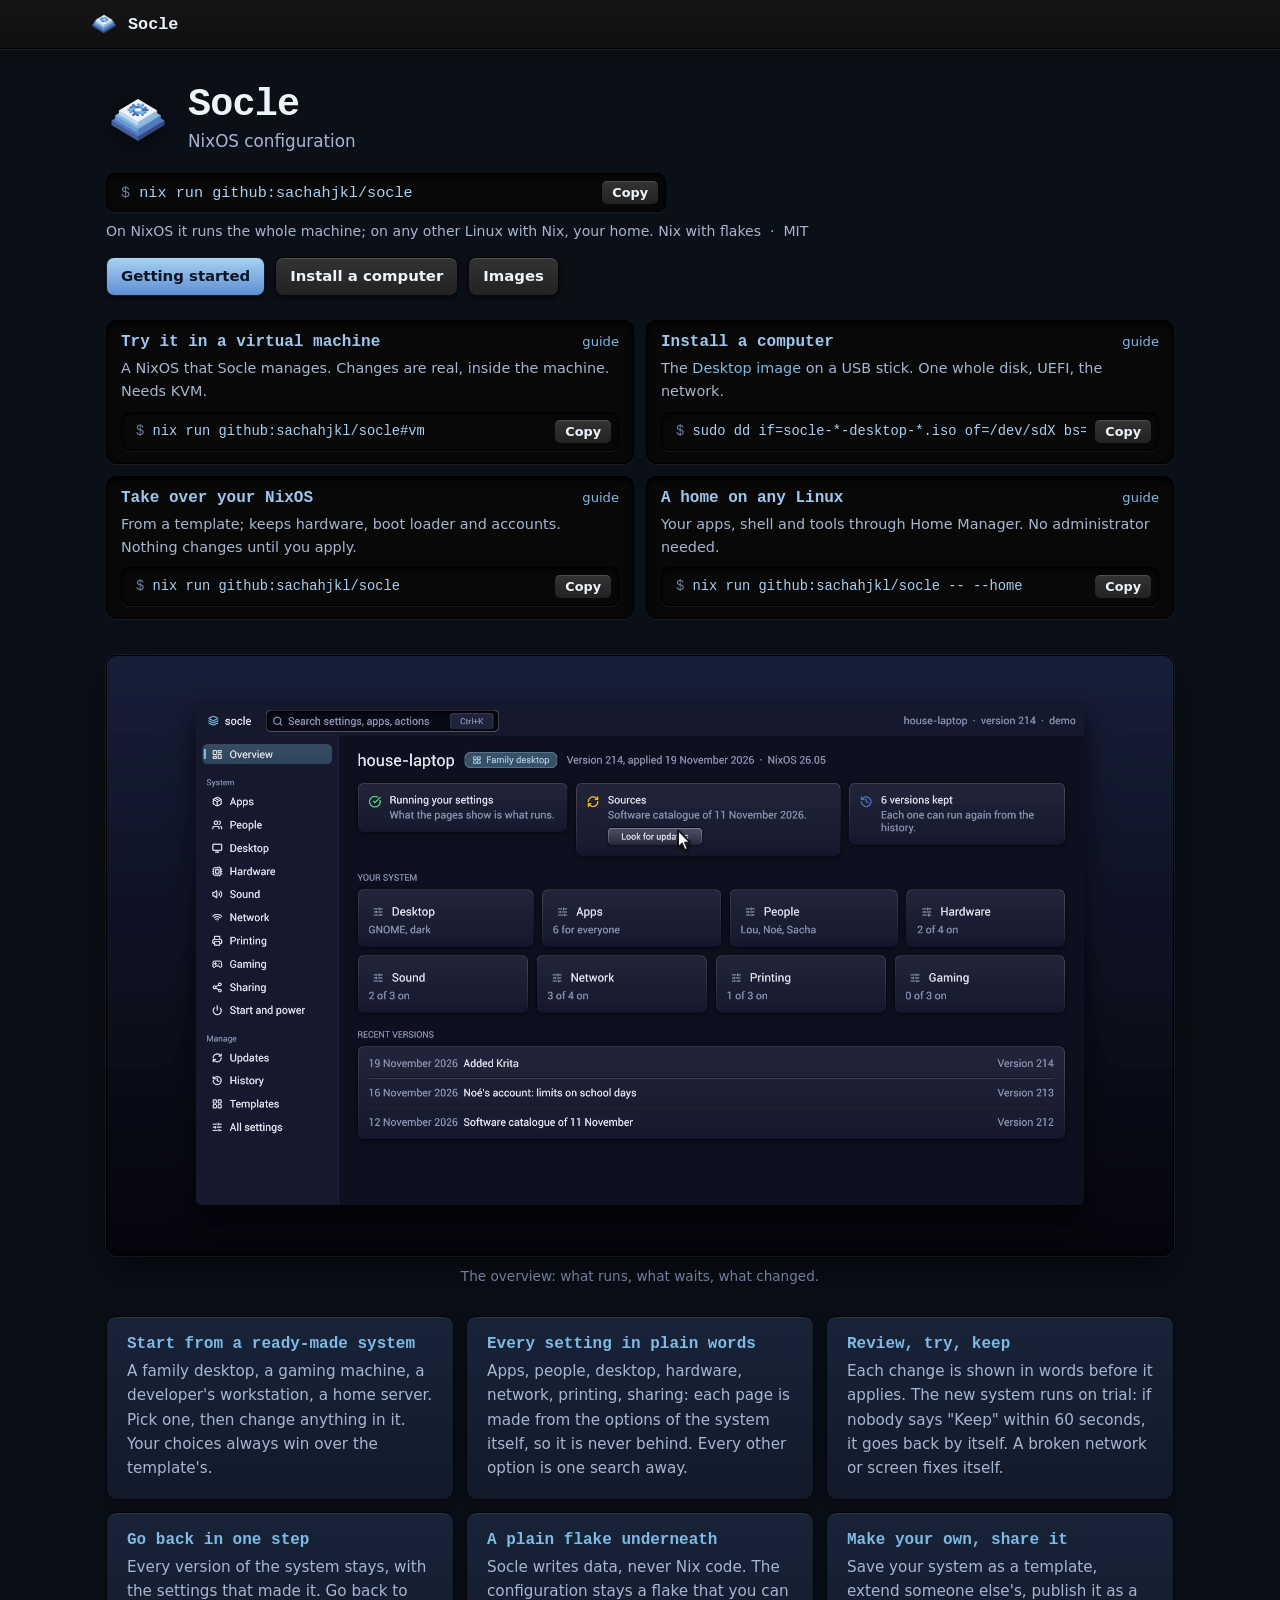
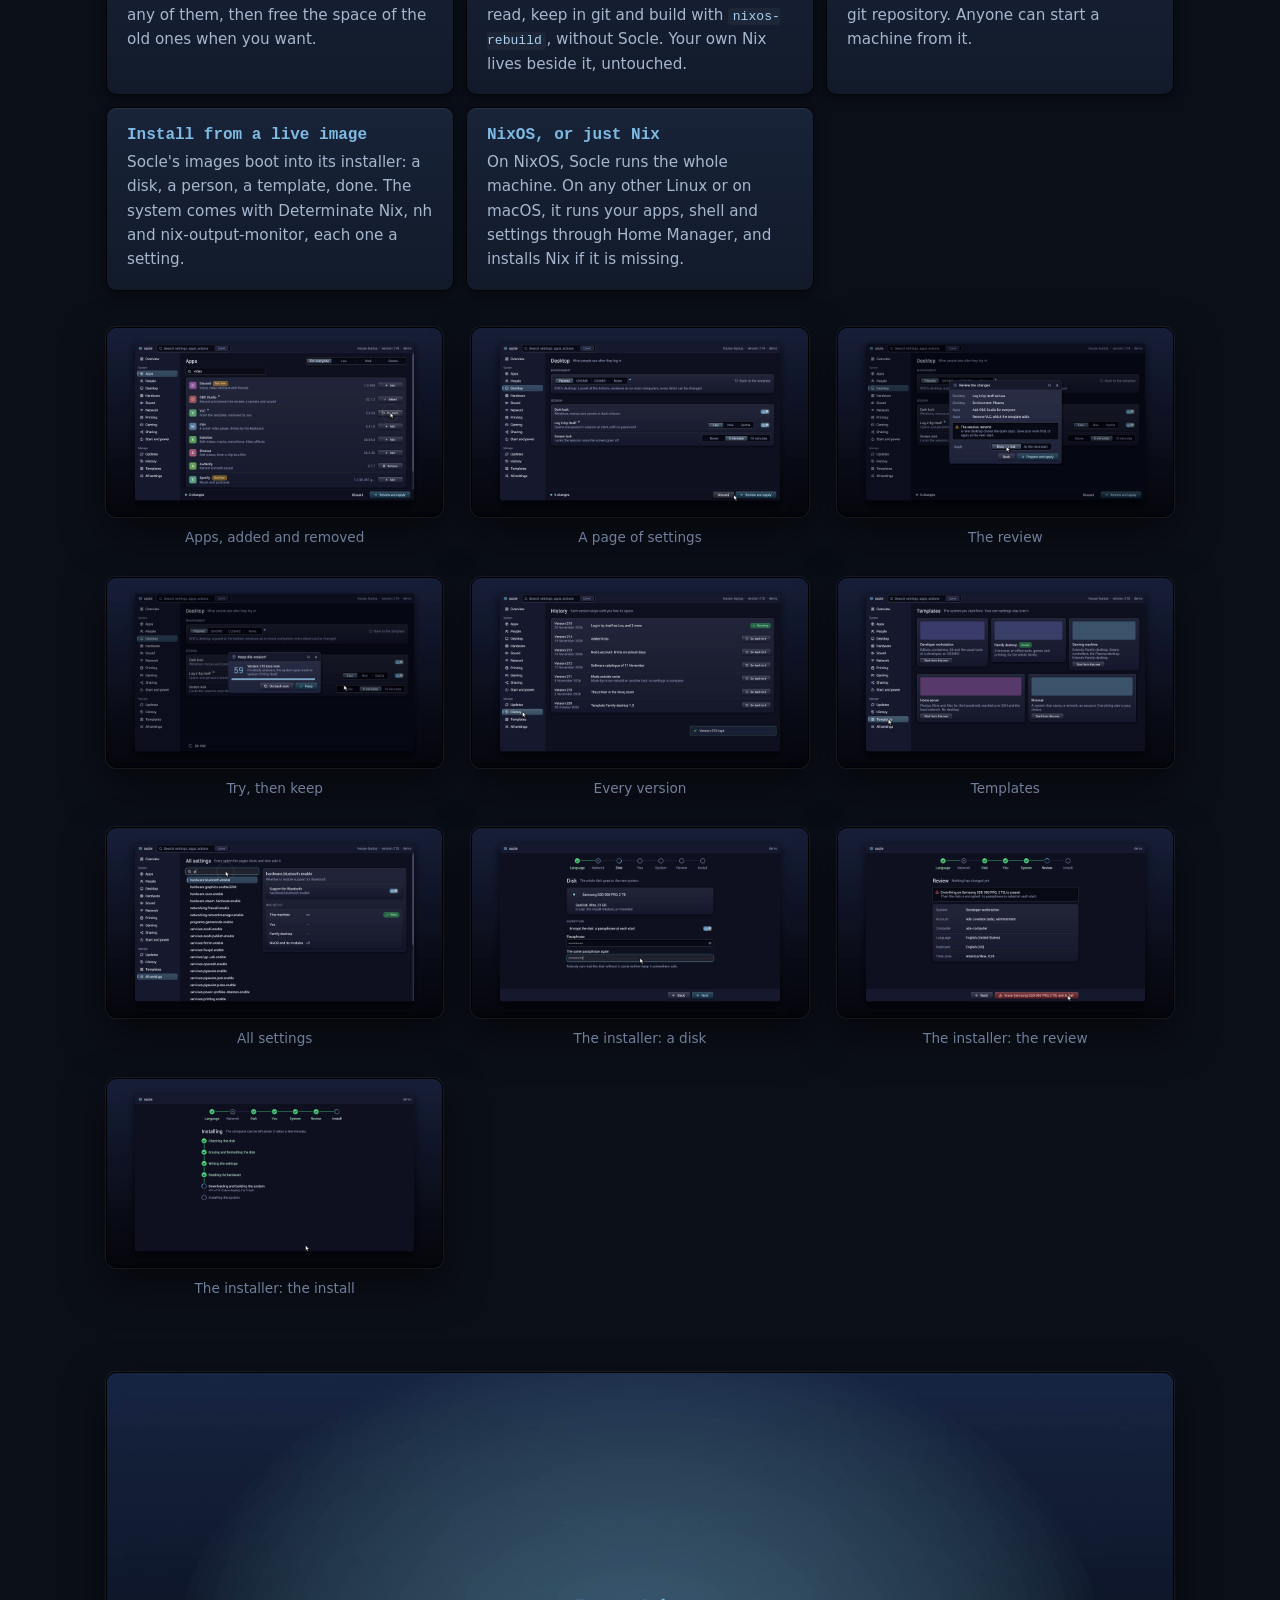
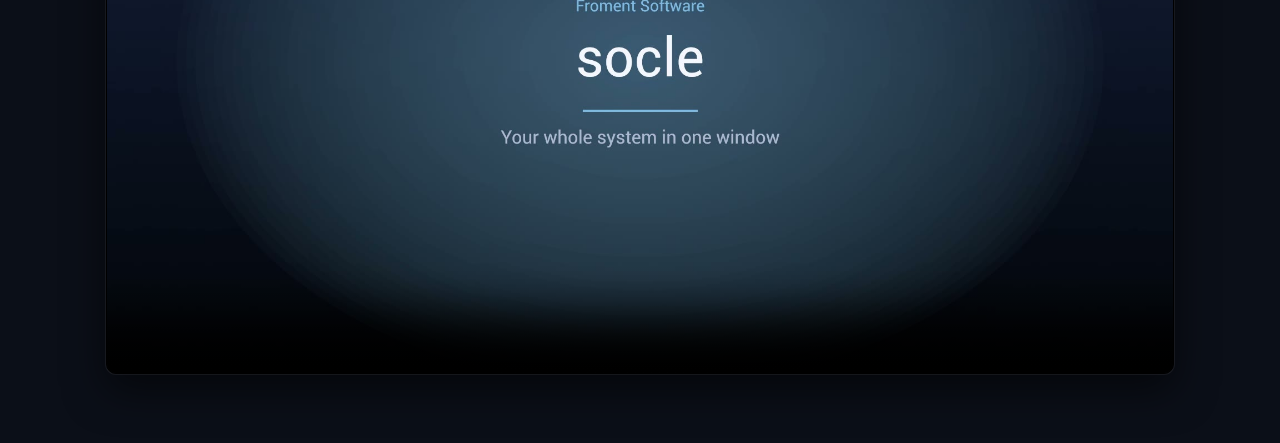
<file: site/index.html>
<!doctype html>
<html lang="en">
<head>
<meta charset="utf-8">
<meta name="viewport" content="width=device-width, initial-scale=1">
<title>Socle: NixOS configuration</title>
<meta name="description" content="NixOS configuration">
<link rel="icon" href="img/logo.png">
<link rel="stylesheet" href="style.css">
</head>
<body>
<header class="bar">
  <a class="brand" href="#"><img src="img/logo.png" alt="" width="28" height="28"><span>Socle</span></a>
  <button class="burger" type="button" aria-label="Menu" aria-expanded="false" aria-controls="nav"><span></span></button>
  <!-- site-nav -->
</header>

<main>
  <section class="hero">
    <div class="hero-title">
      <img class="mark" src="img/logo.png" alt="Socle logo" width="64" height="64">
      <div>
        <h1>Socle</h1>
        <p class="lead">NixOS configuration</p>
      </div>
    </div>
    <div class="cmd"><code>nix run github:sachahjkl/socle</code><button type="button" class="copy" data-copy="nix run github:sachahjkl/socle">Copy</button></div>
    <p class="small">On NixOS it runs the whole machine; on any other Linux with Nix, your home. Nix with flakes &nbsp;·&nbsp; MIT</p>
    <div class="actions">
      <a class="btn accent" href="docs/getting-started/">Getting started</a>
      <a class="btn" href="docs/install/">Install a computer</a>
      <a class="btn" href="https://github.com/sachahjkl/socle/releases/latest">Images</a>
    </div>
  </section>

  <section id="download" class="download">
    <div class="ways">
      <div class="well">
        <h3>Try it in a virtual machine <a href="docs/getting-started/">guide</a></h3>
        <p>A NixOS that Socle manages. Changes are real, inside the machine. Needs KVM.</p>
        <div class="cmd"><code>nix run github:sachahjkl/socle#vm</code><button type="button" class="copy" data-copy="nix run github:sachahjkl/socle#vm">Copy</button></div>
      </div>
      <div class="well">
        <h3>Install a computer <a href="docs/install/">guide</a></h3>
        <p>The <a href="https://github.com/sachahjkl/socle/releases/latest">Desktop image</a> on a USB stick. One whole disk, UEFI, the network.</p>
        <div class="cmd"><code>sudo dd if=socle-*-desktop-*.iso of=/dev/sdX bs=4M</code><button type="button" class="copy" data-copy="sudo dd if=socle-*-desktop-*.iso of=/dev/sdX bs=4M conv=fsync">Copy</button></div>
      </div>
      <div class="well">
        <h3>Take over your NixOS <a href="docs/take-over/">guide</a></h3>
        <p>From a template; keeps hardware, boot loader and accounts. Nothing changes until you apply.</p>
        <div class="cmd"><code>nix run github:sachahjkl/socle</code><button type="button" class="copy" data-copy="nix run github:sachahjkl/socle">Copy</button></div>
      </div>
      <div class="well">
        <h3>A home on any Linux <a href="docs/home/">guide</a></h3>
        <p>Your apps, shell and tools through Home Manager. No administrator needed.</p>
        <div class="cmd"><code>nix run github:sachahjkl/socle -- --home</code><button type="button" class="copy" data-copy="nix run github:sachahjkl/socle -- --home">Copy</button></div>
      </div>
    </div>
  </section>

  <figure class="shot wide">
    <a class="frame" href="img/overview.png"><img src="img/overview.png" alt="The overview: the running version, its updates, its pages, the recent changes" loading="lazy"></a>
    <figcaption>The overview: what runs, what waits, what changed.</figcaption>
  </figure>

  <section id="features" class="grid">
    <article class="card">
      <h3>Start from a ready-made system</h3>
      <p>A family desktop, a gaming machine, a developer's workstation, a home server. Pick one, then change anything
        in it. Your choices always win over the template's.</p>
    </article>
    <article class="card">
      <h3>Every setting in plain words</h3>
      <p>Apps, people, desktop, hardware, network, printing, sharing: each page is made from the options of the system
        itself, so it is never behind. Every other option is one search away.</p>
    </article>
    <article class="card">
      <h3>Review, try, keep</h3>
      <p>Each change is shown in words before it applies. The new system runs on trial: if nobody says "Keep" within
        60 seconds, it goes back by itself. A broken network or screen fixes itself.</p>
    </article>
    <article class="card">
      <h3>Go back in one step</h3>
      <p>Every version of the system stays, with the settings that made it. Go back to any of them, then free the
        space of the old ones when you want.</p>
    </article>
    <article class="card">
      <h3>A plain flake underneath</h3>
      <p>Socle writes data, never Nix code. The configuration stays a flake that you can read, keep in git and build
        with <code>nixos-rebuild</code>, without Socle. Your own Nix lives beside it, untouched.</p>
    </article>
    <article class="card">
      <h3>Make your own, share it</h3>
      <p>Save your system as a template, extend someone else's, publish it as a git repository. Anyone can start a
        machine from it.</p>
    </article>
    <article class="card">
      <h3>Install from a live image</h3>
      <p>Socle's images boot into its installer: a disk, a person, a template, done. The system comes with Determinate
        Nix, nh and nix-output-monitor, each one a setting.</p>
    </article>
    <article class="card">
      <h3>NixOS, or just Nix</h3>
      <p>On NixOS, Socle runs the whole machine. On any other Linux or on macOS, it runs your apps, shell and settings
        through Home Manager, and installs Nix if it is missing.</p>
    </article>
  </section>

  <!-- whats-new -->

  <section class="gallery">
    <figure class="shot"><a class="frame" href="img/apps.png"><img src="img/apps.png" alt="The apps: OBS Studio added, VLC of the template removed" loading="lazy"></a><figcaption>Apps, added and removed</figcaption></figure>
    <figure class="shot"><a class="frame" href="img/desktop.png"><img src="img/desktop.png" alt="The desktop page: Plasma chosen over the template's GNOME, a session that opens by itself" loading="lazy"></a><figcaption>A page of settings</figcaption></figure>
    <figure class="shot"><a class="frame" href="img/review.png"><img src="img/review.png" alt="The review of four changes, a session that restarts" loading="lazy"></a><figcaption>The review</figcaption></figure>
    <figure class="shot"><a class="frame" href="img/keep.png"><img src="img/keep.png" alt="Keep this version? A countdown, then the system goes back by itself" loading="lazy"></a><figcaption>Try, then keep</figcaption></figure>
    <figure class="shot"><a class="frame" href="img/history.png"><img src="img/history.png" alt="The history of the versions, each one with its changes" loading="lazy"></a><figcaption>Every version</figcaption></figure>
    <figure class="shot"><a class="frame" href="img/templates.png"><img src="img/templates.png" alt="The gallery of templates" loading="lazy"></a><figcaption>Templates</figcaption></figure>
    <figure class="shot"><a class="frame" href="img/all-settings.png"><img src="img/all-settings.png" alt="Every option, its value and who sets it" loading="lazy"></a><figcaption>All settings</figcaption></figure>
    <figure class="shot"><a class="frame" href="img/install-disk.png"><img src="img/install-disk.png" alt="The installer's disk: the whole disk, encrypted with a passphrase" loading="lazy"></a><figcaption>The installer: a disk</figcaption></figure>
    <figure class="shot"><a class="frame" href="img/install-review.png"><img src="img/install-review.png" alt="The installer's review: the disk it erases, the system, the account, the language" loading="lazy"></a><figcaption>The installer: the review</figcaption></figure>
    <figure class="shot"><a class="frame" href="img/install-progress.png"><img src="img/install-progress.png" alt="The install under way: the disk formatted, the system downloaded and built" loading="lazy"></a><figcaption>The installer: the install</figcaption></figure>
  </section>

  <figure class="film" id="film">
    <video controls preload="metadata" playsinline poster="img/film.jpg" src="socle.mp4"></video>
  </figure>
</main>

<!-- site-footer -->
<script>
  // the bar's menu on narrow screens: the button opens it, a link or a click elsewhere closes it
  const bar = document.querySelector('.bar'), burger = bar.querySelector('.burger');
  const shut = () => { bar.classList.remove('open'); burger.setAttribute('aria-expanded', 'false'); };
  burger.addEventListener('click', e => { e.stopPropagation(); burger.setAttribute('aria-expanded', String(bar.classList.toggle('open'))); });
  bar.querySelectorAll('nav a').forEach(a => a.addEventListener('click', shut));
  document.addEventListener('click', e => { if (!bar.contains(e.target)) shut(); });
  document.addEventListener('keydown', e => { if (e.key === 'Escape') shut(); });
  // a command's Copy button: the command to the clipboard, and the button says so for a moment
  document.querySelectorAll('button.copy').forEach(b => b.addEventListener('click', () => {
    navigator.clipboard.writeText(b.dataset.copy).then(() => { b.textContent = 'Copied'; setTimeout(() => { b.textContent = 'Copy'; }, 1500); });
  }));
</script>
<script src="gallery.js" defer></script>
</body>
</html>
</file>
<file: site/style.css>
/* socle's site: a night blue, the blues of its mark (Nix's), bevelled buttons and sunken wells. */
:root {
  --bg0: #0b0f18;
  --bg1: #0f1522;
  --bg2: #121a2a;
  --bg3: #182338;
  --text: #eef4fb;
  --weak: #a7b6cf;
  --faint: #6f7f9b;
  --accent: #7ebae4;
  --cyan: #9fc7ee;
  --edge: rgba(0, 0, 0, 0.85);
  --lip: rgba(255, 255, 255, 0.06);
  --line: #2c3a55;   /* (the toolkit's scroll bar mixes its trough and thumb from it: gt:site, SCROLLBAR_CSS) */
  --mono: "Cascadia Mono", "JetBrains Mono", ui-monospace, Consolas, monospace;
  --sans: "Segoe UI Variable Text", "Segoe UI", Inter, system-ui, sans-serif;
  color-scheme: dark;
}
* { box-sizing: border-box; }
html { scroll-behavior: smooth; }
body { margin: 0; background: var(--bg0); color: var(--text); font: 16px/1.6 var(--sans); }
a { color: var(--accent); text-decoration: none; }
a:hover { text-decoration: underline; }
code { overflow-wrap: anywhere; font: 0.86em var(--mono); color: #a9d1f2; background: rgba(255, 255, 255, 0.04); padding: 0.1em 0.35em; border-radius: 4px; }
em { font-style: normal; color: var(--accent); }
.dim { color: var(--faint); }
.small { color: var(--weak); font-size: 0.88rem; }

/* the bar: a carved line under it */
.bar {
  position: sticky; top: 0; z-index: 10;
  display: flex; align-items: center; justify-content: space-between; gap: 16px;
  padding: 10px max(16px, calc((100% - 1100px) / 2));
  background: linear-gradient(#151515, #0f0f0f);
  box-shadow: 0 1px 0 #000, 0 2px 0 var(--lip);
}
.brand { display: flex; align-items: center; gap: 10px; color: var(--text); font: 700 1.05rem var(--mono); }
.brand:hover { text-decoration: none; }
.bar nav { display: flex; gap: 18px; font-size: 0.95rem; }
.bar nav a { color: var(--weak); }
.bar nav a:hover { color: var(--text); text-decoration: none; }
/* the nav's last link, "Buy license": the accent button, small, as Wren's (gt:site's NAV_BUY_CLASS) */
.bar nav { align-items: center; }
.bar nav a.nav-buy, .bar nav a.nav-buy:hover { padding: 4px 14px; border-radius: 7px; color: #0b1424; font-size: 0.88rem; }
/* the burger: a bevelled button with three carved bars, only on narrow screens */
.burger {
  display: none; width: 40px; height: 34px; padding: 0; border-radius: 8px; cursor: pointer;
  background: linear-gradient(#2c2c2c, #1e1e1e); border: 1px solid var(--edge);
  box-shadow: inset 0 1px 0 rgba(255, 255, 255, 0.12), 0 2px 4px rgba(0, 0, 0, 0.6);
}
.burger span, .burger span::before, .burger span::after {
  display: block; width: 18px; height: 2px; margin: 0 auto; border-radius: 1px; background: var(--weak);
  transition: transform 0.2s, background 0.2s;
}
.burger span { position: relative; }
.burger span::before, .burger span::after { content: ""; position: absolute; left: 0; }
.burger span::before { top: -6px; }
.burger span::after { top: 6px; }
.bar.open .burger { background: #161616; box-shadow: inset 0 2px 4px rgba(0, 0, 0, 0.8); }
.bar.open .burger span { background: transparent; }
.bar.open .burger span::before { transform: translateY(6px) rotate(45deg); background: var(--text); }
.bar.open .burger span::after { transform: translateY(-6px) rotate(-45deg); background: var(--text); }

main { max-width: 1100px; margin: 0 auto; padding: 0 16px; }

/* the hero, as a technical page has it: the mark beside the name, the command to copy, the ways in; little height */
.hero { padding: 36px 0 24px; }
.hero-title { display: flex; align-items: center; gap: 18px; margin-bottom: 18px; }
.hero .mark { flex: none; filter: drop-shadow(0 4px 12px rgba(0, 0, 0, 0.6)); }
.hero h1 { font: 700 clamp(1.8rem, 5vw, 2.4rem) var(--mono); margin: 0 0 2px; letter-spacing: -0.02em; line-height: 1.1; }
.lead { margin: 0; color: var(--weak); font-size: 1.05rem; }
.hero .small { margin: 8px 0 14px; }
.actions { display: flex; flex-wrap: wrap; gap: 10px; }
.actions .btn { padding: 7px 14px; font-size: 0.93rem; }
/* a command to copy: its text in the mono face, the button at its end */
.cmd {
  display: flex; align-items: center; gap: 8px; max-width: 100%; padding: 6px 6px 6px 14px; border-radius: 8px;
  background: #080808; border: 1px solid #000; box-shadow: inset 0 2px 5px rgba(0, 0, 0, 0.85), 0 1px 0 var(--lip);
}
/* (one line, never cut inside a flag: a long one scrolls in its own frame, with the toolkit's bar; scrollbar-width
   would put the browser's own bar in its place) */
.cmd code { flex: 1; min-width: 0; padding: 2px 0; background: none; font-size: 0.95rem; white-space: nowrap; overflow-x: auto; overflow-wrap: normal; }
.cmd code::before { content: "$ "; color: var(--faint); }
.copy {
  flex: none; padding: 4px 10px; border-radius: 6px; color: var(--text); font: 600 0.8rem var(--sans); cursor: pointer;
  background: linear-gradient(#333, #222); border: 1px solid var(--edge); box-shadow: inset 0 1px 0 rgba(255, 255, 255, 0.14);
}
.copy:hover { background: linear-gradient(#3a3a3a, #262626); }
.hero > .cmd { max-width: 560px; }

/* machined buttons: a bevel (light along the top, dark along the bottom), sunk when pressed */
.btn {
  display: inline-block; padding: 10px 20px; border-radius: 8px; color: var(--text); font-weight: 600;
  background: linear-gradient(#333, #222); border: 1px solid var(--edge);
  box-shadow: inset 0 1px 0 rgba(255, 255, 255, 0.14), 0 2px 4px rgba(0, 0, 0, 0.6);
}
.btn:hover { text-decoration: none; background: linear-gradient(#3a3a3a, #262626); }
.btn:active { background: #1a1a1a; box-shadow: inset 0 2px 4px rgba(0, 0, 0, 0.8); }
.btn.accent { color: #0b1424; background: linear-gradient(#a6d2f2, #5f8fd3); }
.btn.accent:hover { box-shadow: inset 0 1px 0 rgba(255, 255, 255, 0.4), 0 0 10px rgba(126, 186, 228, 0.3); }
/* the film: a plate as the screenshots, the controls of the browser */
.film { margin: 8px 0 64px; }
.film video { display: block; width: 100%; height: auto; border-radius: 10px; border: 1px solid #000; background: #000;
  box-shadow: 0 0 0 1px var(--lip), 0 16px 40px rgba(0, 0, 0, 0.55); }
/* the download: the system's logo, what it gets, under it the file (version, system, architecture, kind); larger than the other
   buttons, its glow the accent's, lifted under the pointer */
.actions { align-items: center; }
.btn.get {
  display: inline-flex; align-items: center; justify-content: center; gap: 14px; min-width: min(19rem, 100%);
  padding: 14px 30px 14px 24px; border-radius: 12px; text-align: center;
  box-shadow: inset 0 1px 0 rgba(255, 255, 255, 0.4), 0 6px 22px rgba(126, 186, 228, 0.22), 0 2px 4px rgba(0, 0, 0, 0.6);
  transition: transform 0.15s ease, box-shadow 0.15s ease;
}
.btn.get:hover { transform: translateY(-2px); box-shadow: inset 0 1px 0 rgba(255, 255, 255, 0.45), 0 10px 32px rgba(126, 186, 228, 0.38), 0 2px 4px rgba(0, 0, 0, 0.6); }
.btn.get:active { transform: translateY(1px); box-shadow: inset 0 2px 4px rgba(0, 0, 0, 0.35); }
.get-icon svg { display: block; width: 30px; height: 30px; }
/* (the download of another system than the reader's: a .btn's display would show it) */
[hidden] { display: none !important; }
.get-icon svg[hidden] { display: none; }
.get-text { display: flex; flex-direction: column; align-items: center; line-height: 1.2; }
.get-main { font-size: 1.2rem; font-weight: 700; }
.get-sub { margin-top: 3px; font-size: 0.86rem; font-weight: 500; opacity: 0.75; font-variant-numeric: tabular-nums; }
@media (prefers-reduced-motion: reduce) { .btn.get, .btn.get:hover, .btn.get:active { transition: none; transform: none; } }
/* a phone: the buttons one under the other, as wide as each other */
@media (max-width: 520px) { .actions .btn { width: 100%; text-align: center; } }

/* screenshots in a plate */
.shot { margin: 0; }
.shot img {
  display: block; width: 100%; height: auto; border-radius: 10px; border: 1px solid #000;
  box-shadow: 0 0 0 1px var(--lip), 0 16px 40px rgba(0, 0, 0, 0.55);
}
.shot figcaption { color: var(--faint); font-size: 0.85rem; text-align: center; margin-top: 10px; }
.shot.wide { margin: 0 0 28px; }

.grid { display: grid; grid-template-columns: repeat(auto-fit, minmax(260px, 1fr)); gap: 12px; margin-bottom: 36px; }
.card {
  padding: 18px 20px; border-radius: 10px; background: linear-gradient(var(--bg3), var(--bg2));
  border: 1px solid var(--edge); box-shadow: inset 0 1px 0 rgba(255, 255, 255, 0.07), 0 4px 12px rgba(0, 0, 0, 0.4);
}
.card h3 { margin: 0 0 6px; font: 700 1rem var(--mono); color: var(--accent); }
.card p { margin: 0; color: var(--weak); font-size: 0.95rem; }

.gallery { display: grid; grid-template-columns: repeat(auto-fit, minmax(320px, 1fr)); gap: 28px; margin-bottom: 72px; }

.download { text-align: center; margin-bottom: 72px; }
.download h2 { font: 700 1.6rem var(--mono); }
/* the four ways in: two by two, one by one on a phone; each its line, its command, its guide */
.download .ways { display: grid; grid-template-columns: repeat(auto-fit, minmax(min(100%, 440px), 1fr)); gap: 12px; text-align: left; }
.ways .well { padding: 12px 14px; }
.ways .well h3 { display: flex; justify-content: space-between; align-items: baseline; gap: 8px; }
.ways .well h3 a { font: 500 0.82rem var(--sans); }
.ways .well p { margin: 0 0 8px; font-size: 0.9rem; }
.ways .cmd code { font-size: 0.86rem; }
#download { margin-bottom: 36px; }
.cols { display: grid; grid-template-columns: repeat(auto-fit, minmax(280px, 1fr)); gap: 16px; text-align: left; margin-bottom: 24px; }
/* a sunken well: darker face, the shadow of its rim from above, a lit lip under it */
.well {
  padding: 18px 20px; border-radius: 10px; background: #080808; border: 1px solid #000;
  box-shadow: inset 0 3px 6px rgba(0, 0, 0, 0.85), 0 1px 0 var(--lip);
}
.well h3 { margin: 0 0 6px; font: 700 1rem var(--mono); color: var(--cyan); }
.well p { margin: 0 0 10px; color: var(--weak); font-size: 0.95rem; }

footer { border-top: 1px solid #000; box-shadow: inset 0 1px 0 var(--lip); padding: 24px 16px 40px; text-align: center; color: var(--faint); font-size: 0.85rem; }
footer p { max-width: 760px; margin: 0 auto; }
/* the maker on a line of its own; under it, short pieces that wrap between them, never inside one */
footer .by { font-size: 0.95rem; margin-bottom: 6px; }
footer .small span, footer .small a { white-space: nowrap; }
.maker { white-space: nowrap; }
.maker img { display: inline-block; width: 18px; height: 18px; vertical-align: -4px; margin: 0 6px 0 2px; }
.maker a { color: var(--text); font-weight: 700; }

/* the changelog: the last versions on the home page, all of them on their page */
.news { margin-bottom: 72px; }
.news h2 { font: 700 1.6rem var(--mono); text-align: center; }
.news .card ul { margin: 0 0 6px; padding-left: 18px; color: var(--weak); font-size: 0.95rem; }
.news .card li + li { margin-top: 4px; }
.news .card strong { color: var(--text); font-weight: 600; }
.news .card .small { margin: 8px 0 0; }
.news .all { text-align: center; margin: 22px 0 0; }
.date { color: var(--faint); font: 400 0.82rem var(--mono); }
.changelog { max-width: 860px; padding-bottom: 72px; }
.changelog h1 { font: 700 clamp(1.8rem, 5vw, 2.6rem) var(--mono); margin: 48px 0 8px; }
.changelog .lead { margin: 0 0 24px; font-size: 1rem; max-width: none; }
.filter { position: sticky; top: 54px; z-index: 5; display: flex; align-items: center; gap: 14px; padding: 8px 0; margin-bottom: 14px; background: var(--bg0); }
.filter input {
  flex: 1; min-width: 0; padding: 9px 12px; border-radius: 8px; color: var(--text); font: 0.95rem var(--sans);
  background: #080808; border: 1px solid #000; box-shadow: inset 0 3px 6px rgba(0, 0, 0, 0.85), 0 1px 0 var(--lip);
}
.filter input:focus-visible { outline: 2px solid var(--accent); outline-offset: 1px; }
.filter .small { white-space: nowrap; }
.release {
  margin-bottom: 12px; padding: 0 18px; border-radius: 10px; background: linear-gradient(var(--bg2), var(--bg1)); border: 1px solid var(--edge);
  box-shadow: inset 0 1px 0 rgba(255, 255, 255, 0.05); scroll-margin-top: 110px;
}
.release > summary { display: flex; align-items: baseline; gap: 12px; padding: 12px 0; cursor: pointer; list-style: none; }
.release > summary::before { content: "\25B8"; align-self: center; color: var(--faint); font-size: 0.8rem; transition: transform 0.15s; }
.release[open] > summary::before { transform: rotate(90deg); }
.release .ver { font: 700 1.05rem var(--mono); color: var(--accent); }
.release .rel { margin-left: auto; font-size: 0.85rem; }
.release h3 { margin: 12px 0 4px; font: 700 0.78rem var(--mono); letter-spacing: 0.06em; text-transform: uppercase; color: var(--weak); }
.release h3.added { color: var(--accent); }
.release h3.fixed { color: var(--cyan); }
.release ul { margin: 0 0 12px; padding-left: 20px; }
.release ul ul { margin: 4px 0 0; }
.release li { margin-bottom: 6px; font-size: 0.95rem; overflow-wrap: anywhere; }
.release > p { margin: 0 0 10px; color: var(--weak); font-size: 0.95rem; }
.release strong { font-weight: 600; }

@media (max-width: 680px) {
  .burger { display: block; }
  /* the menu drops under the bar, one carved row per link */
  .bar nav {
    display: none; position: absolute; top: 100%; left: 0; right: 0; flex-direction: column; gap: 0;
    padding: 4px 16px 10px; background: linear-gradient(#131313, #0d0d0d);
    box-shadow: 0 1px 0 #000, 0 2px 0 var(--lip), 0 14px 28px rgba(0, 0, 0, 0.6);
  }
  .bar.open nav { display: flex; }
  .bar nav a { padding: 11px 2px; font-size: 1rem; }
  .bar nav a + a { border-top: 1px solid #000; box-shadow: inset 0 1px 0 var(--lip); }
  .bar nav { align-items: stretch; }
  .bar nav a.nav-buy, .bar nav a.nav-buy:hover { margin: 8px 0 4px; padding: 10px 14px; text-align: center; font-size: 1rem; }
}
@media (max-width: 600px) {
  .hero { padding-top: 20px; }
  .gallery { grid-template-columns: 1fr; }
}

/* the viewer of the captures (gallery.js): one at a time, as large as the window allows */
.shot a.frame { display: block; cursor: zoom-in; border-radius: 10px; }
.lightbox {
  position: fixed; top: 0; left: 0; z-index: 50;   /* above the sticky bar, also where a dialog's top layer does not lift it */
  width: 100%; height: 100%; max-width: none; max-height: none; margin: 0; padding: 16px; border: 0;
  background: rgba(0, 0, 0, 0.92); color: var(--text);
}
.lightbox[open] { display: flex; flex-direction: column; gap: 12px; }
.lightbox::backdrop { background: rgba(0, 0, 0, 0.92); }
html.lightbox-open { overflow: hidden; }
.lightbox-stage { position: relative; flex: 1 1 auto; min-height: 0; cursor: zoom-out; }
.lightbox-stage img { position: absolute; left: 0; top: 0; width: 100%; height: 100%; max-width: none; object-fit: contain; }
.lightbox-bar { display: flex; flex-wrap: wrap; align-items: center; justify-content: space-between; gap: 10px 20px; }
.lightbox-caption { flex: 1 1 320px; margin: 0; color: var(--weak); font-size: 0.9rem; line-height: 1.45; }
.lightbox-actions { display: flex; flex-wrap: wrap; align-items: center; gap: 8px; }
.lightbox-count { margin-right: 6px; color: var(--faint); font-family: var(--mono); font-size: 0.85rem; font-variant-numeric: tabular-nums; }
.lightbox .btn { font-family: inherit; font-size: 0.9rem; cursor: pointer; }
.lightbox .btn:hover { text-decoration: none; }
</file>
